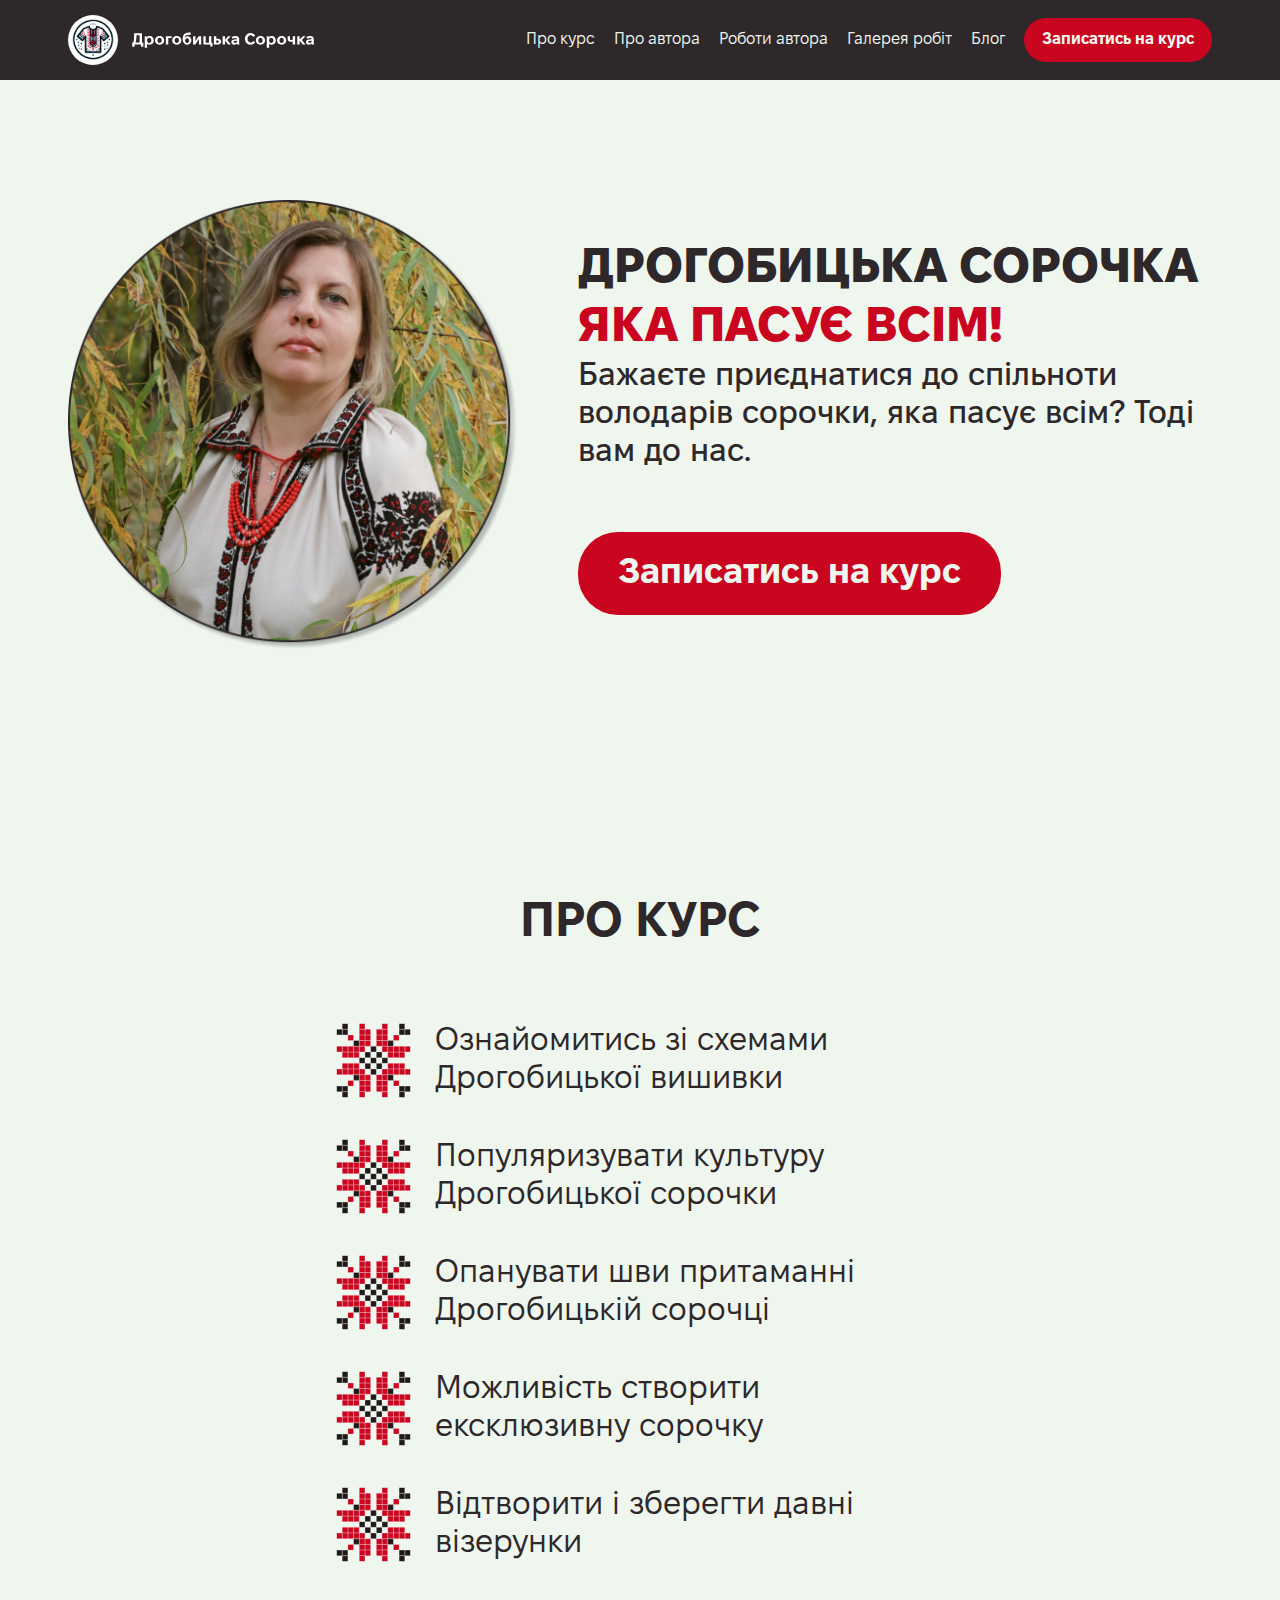
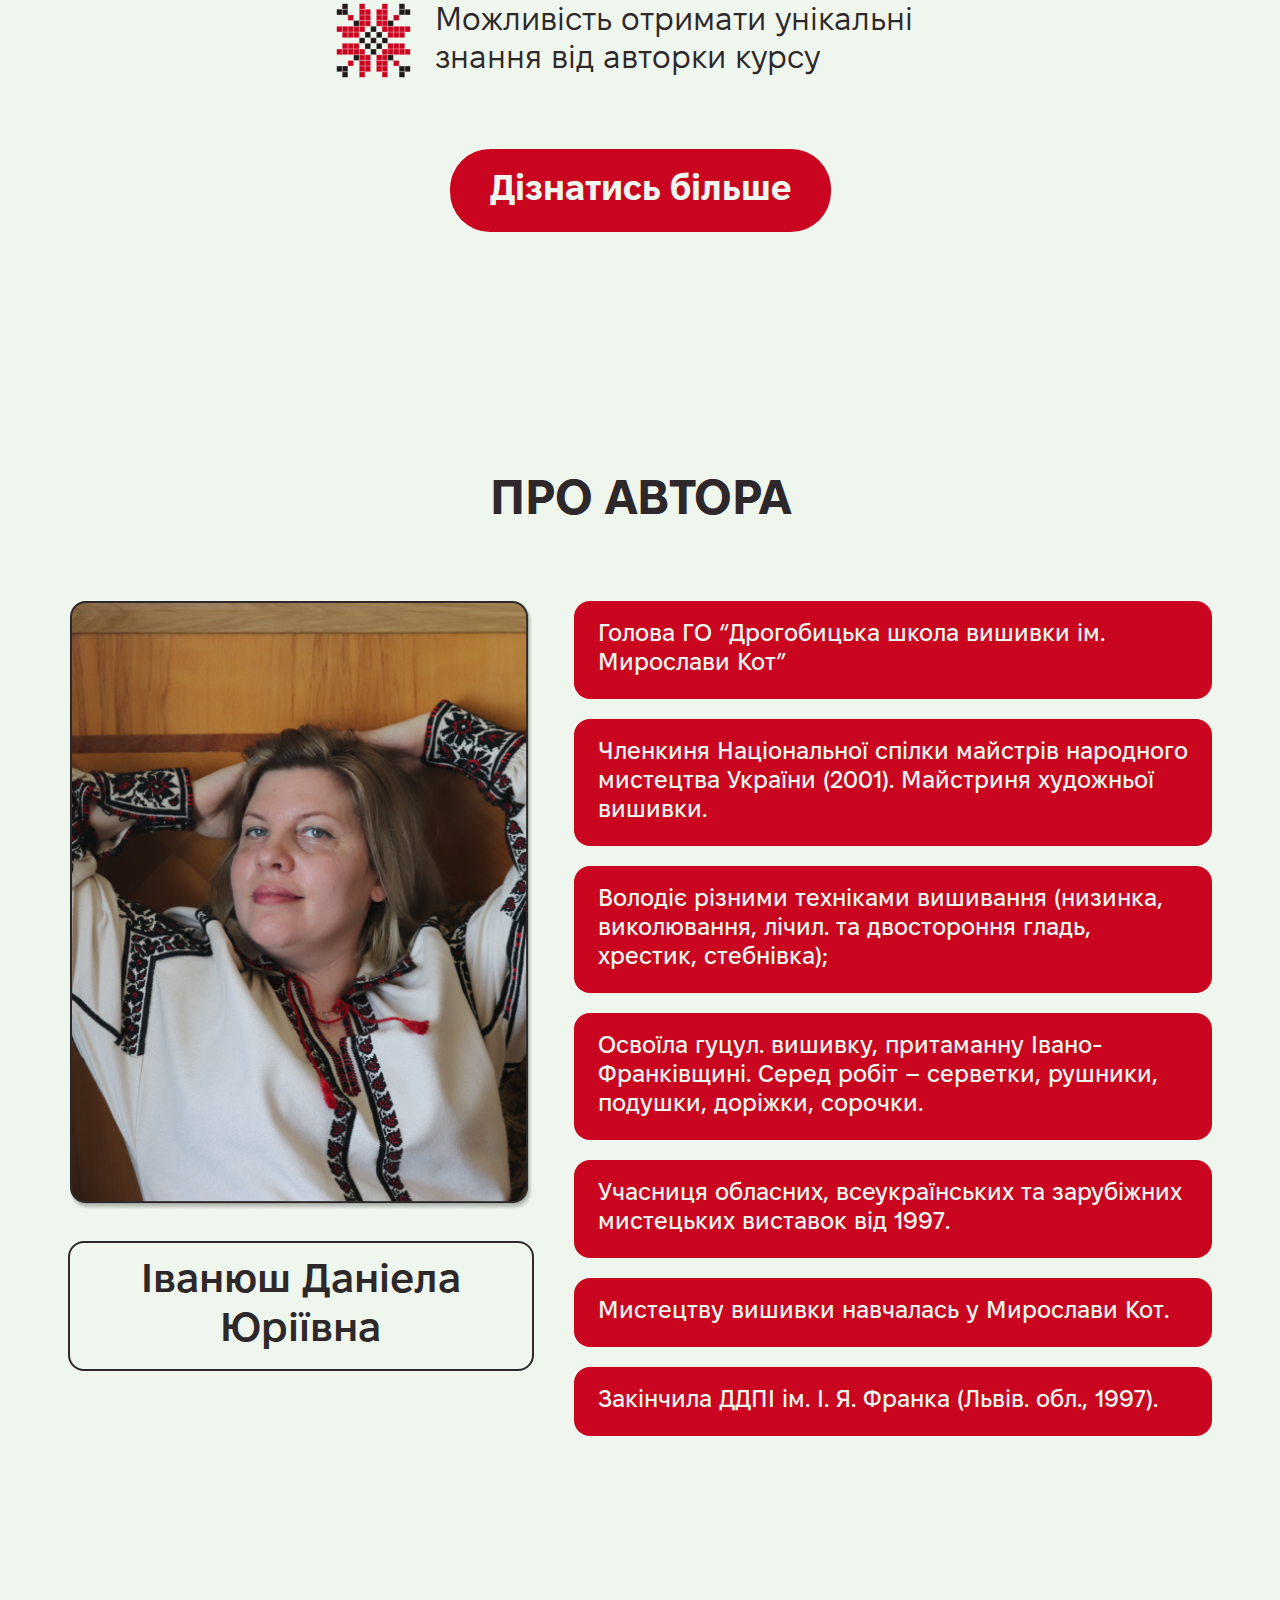
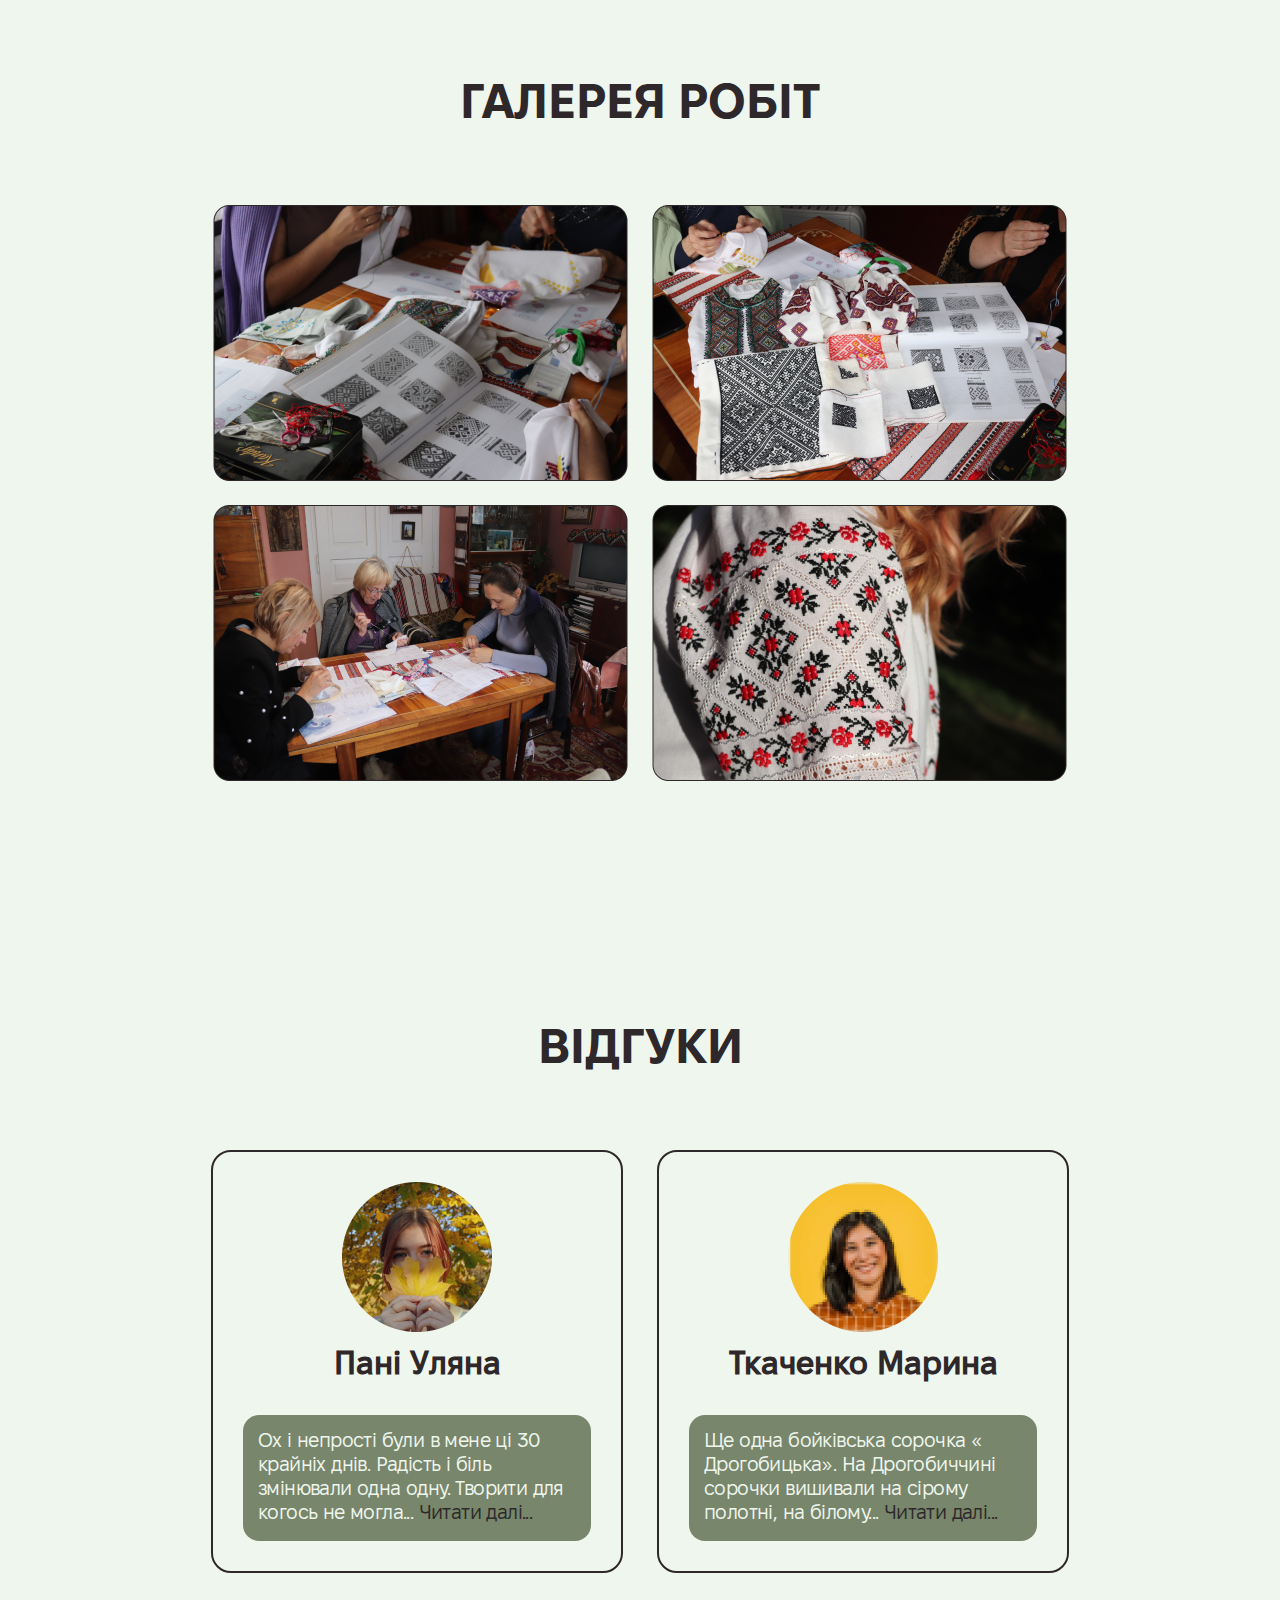
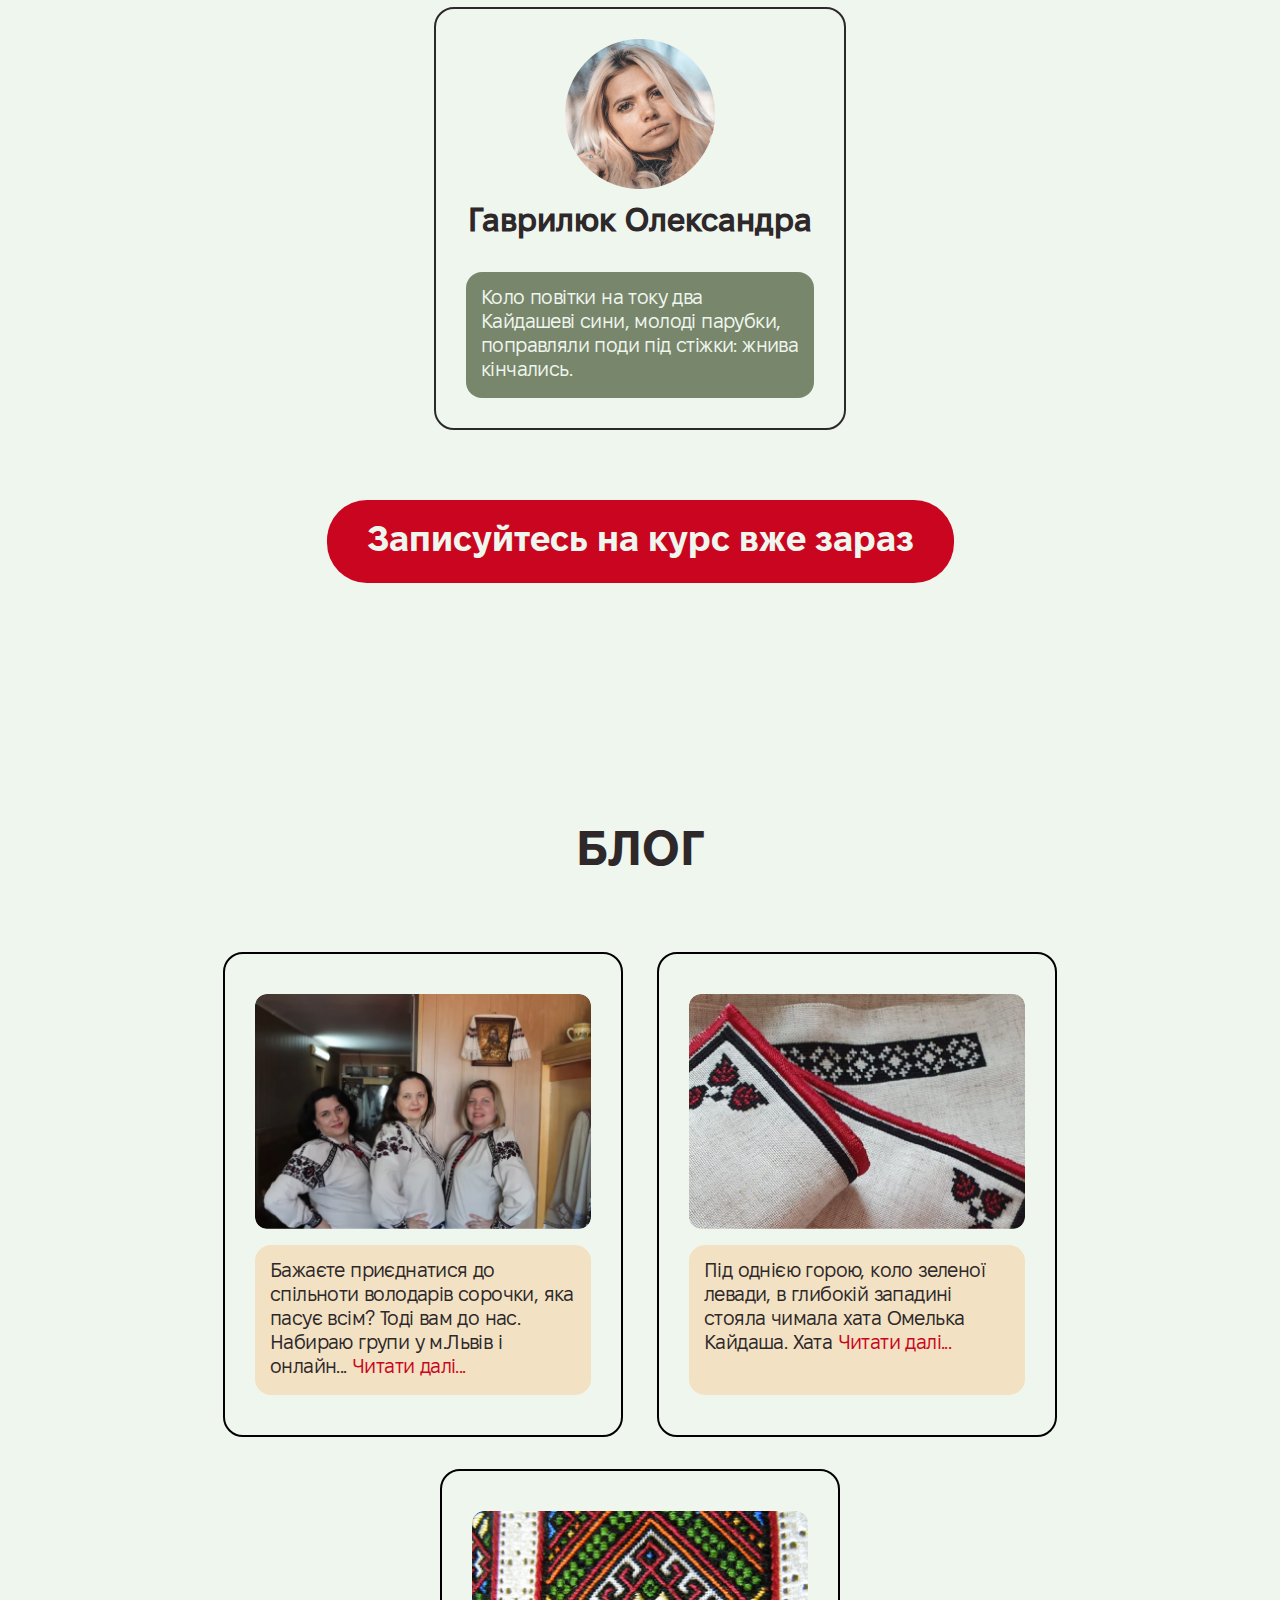
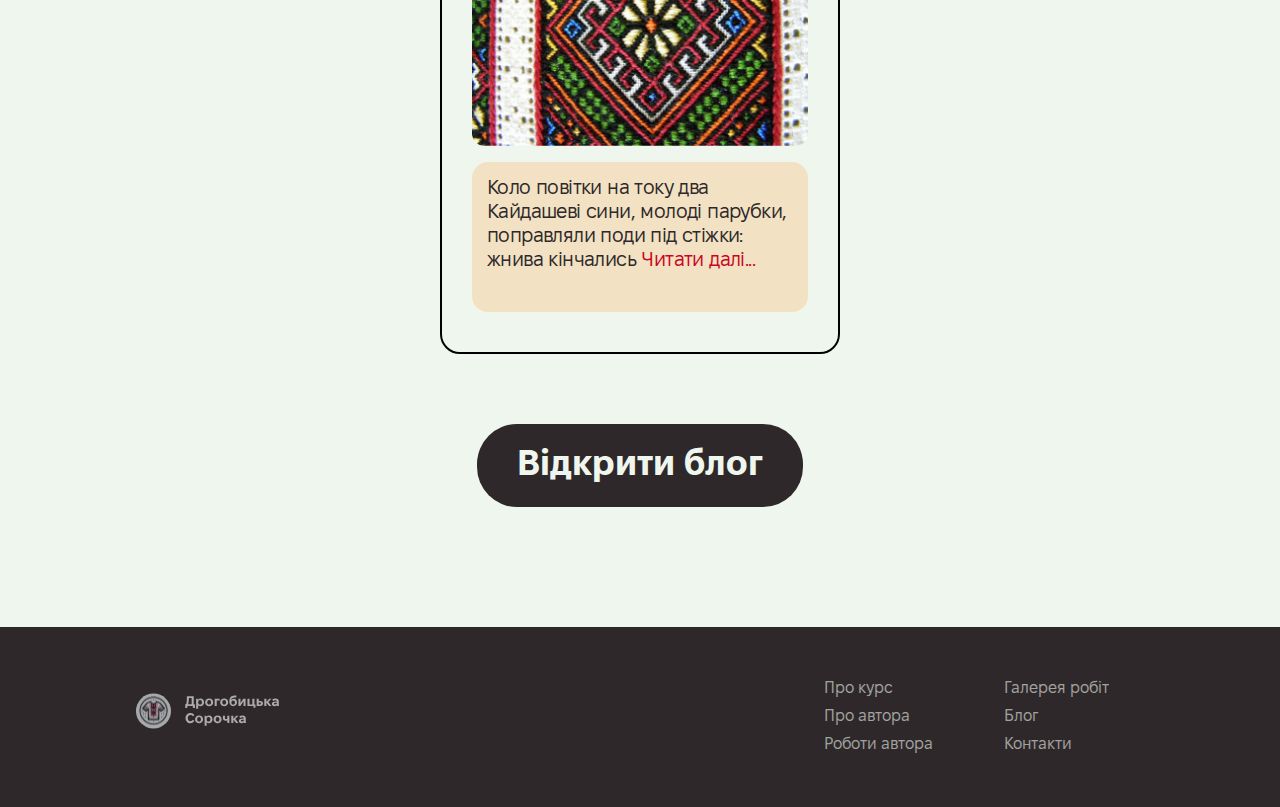
<file: index.html>
<!DOCTYPE html>
<html lang="ua">
<head>
    <meta charset="UTF-8">
    <link rel="stylesheet" href="style/main.css">
    <meta name="viewport" content="width=device-width, initial-scale=1.0">
    <title>ДРОГОБИЦЬКА СОРОЧКА ЯКА ПАСУЄ ВСІМ!</title>
</head>
<body>

<dialog id="course-registration">
    <div class="course-registration">
        <div class="course-registration__title">
            <h1>ЗАПИС НА КУРС</h1>
            <h2>ДРОГОБИЦЬКА СОРОЧКА<br>ЯКА ПАСУЄ ВСІМ!</h2>
        </div>
        <p class="course-registration__additional-information">
            Залишіть, будь ласка, ваші контактні дані для зворотнього зв’язку та виберіть формат курсу.
        </p>
        <form class="course-registration__form">
            <div class="course-registration__form__field">
                <p class="course-registration__form__field__label">Ваше ім’я:</p>
                <input class="course-registration__form__field__input" required type="text" placeholder="Adam">
            </div>
            <div class="course-registration__form__field">
                <p class="course-registration__form__field__label">Ваш номер телефону (Viber):</p>
                <input class="course-registration__form__field__input" required type="text" placeholder="+380989558495">
            </div>
            <div class="course-registration__form__course-selector">
                <p>Оберіть формат курсу:</p>
                <div class="course-registration__form__course-selector__item">
                    <label for="course-online_online">Онлайн</label>
                    <input type="radio" id="course-online_online" name="course" value="online" checked>

                </div>
                <div class="course-registration__form__course-selector__item course-registration__form__course-selector__item_not-selected">
                    <label for="course-online_lviv">Львів</label>
                    <input type="radio" id="course-online_lviv" name="course" value="online">
                </div>
            </div>
            <button onclick="openDialog()" class="course-button course-button_alternative-action course-registration__form__submit-button" type="submit">Записатись на курс</button>
            <button onclick="closeDialog()" class="course-button course-button_main-action course-registration__form__submit-button course-registration__form__submit-button_close" type="submit">Закрити вікно</button>
        </form>
    </div>
</dialog>

<nav class="nav-bar">
    <div class="nav-bar__tablet">
        <img src="images/menu_icon.svg" alt="menu">
        <a href="index.html"><img src="images/Logo.svg" alt="logo"></a>
        <button onclick="openDialog()" class="nav-bar__menu__button">Записатись на курс</button>
    </div>
    <div class="nav-bar__logo">
        <a href="index.html"><img src="images/Logo.svg" alt="logo"></a>
    </div>
    <div class="nav-bar__menu">
        <ul>
            <li><a href="#">Про курс</a></li>
            <li><a href="#">Про автора</a></li>
            <li><a href="#">Роботи автора</a></li>
            <li><a href="#">Галерея робіт</a></li>
            <li><a href="blog.html">Блог</a></li>
            <li><button onclick="openDialog()" class="nav-bar__menu__button">Записатись на курс</button></li>
        </ul>
    </div>
</nav>

<div class="introduction-section">
    <div class="introduction-section__content">
        <div class="introduction-section__content__author-image">
            <img src="images/author.png" alt="author-image">
        </div>
        <div class="introduction-section__content__text-container">
            <div class="introduction-section__content__text-container__main">
                <h1>ДРОГОБИЦЬКА СОРОЧКА <br><span class="introduction-section__content__text-information_highlight">ЯКА ПАСУЄ ВСІМ!</span>
                </h1>
                <p>Бажаєте приєднатися до спільноти володарів сорочки, яка пасує всім? Тоді вам до нас.</p>
            </div>
            <div>
                <button onclick="openDialog()" class="course-button course-button_main-action">Записатись на курс</button>
            </div>
        </div>
    </div>
</div>

<div class="about-course">
    <h1 class="section-title">ПРО КУРС</h1>
    <div class="about-course__facts-grid">
        <div class="about-course__facts-grid__item">
            <img src="images/vyshyvka_icon.svg" alt="vyshyvka-icon">
            <p>Ознайомитись зі схемами Дрогобицької вишивки</p>
        </div>
        <div class="about-course__facts-grid__item">
            <img src="images/vyshyvka_icon.svg" alt="vyshyvka-icon">
            <p>Популяризувати культуру Дрогобицької сорочки</p>
        </div>
        <div class="about-course__facts-grid__item">
            <img src="images/vyshyvka_icon.svg" alt="vyshyvka-icon">
            <p>Опанувати шви притаманні Дрогобицькій сорочці</p>
        </div>
        <div class="about-course__facts-grid__item">
            <img src="images/vyshyvka_icon.svg" alt="vyshyvka-icon">
            <p>Можливість створити ексклюзивну сорочку</p>
        </div>
        <div class="about-course__facts-grid__item">
            <img src="images/vyshyvka_icon.svg" alt="vyshyvka-icon">
            <p>Відтворити і зберегти давні візерунки</p>
        </div>
        <div class="about-course__facts-grid__item">
            <img src="images/vyshyvka_icon.svg" alt="vyshyvka-icon">
            <p>Можливість отримати унікальні знання від авторки курсу</p>
        </div>
    </div>
    <button onclick="openDialog()" class="course-button course-button_main-action">Дізнатись більше</button>
</div>

<div class="about-author-course">
    <h1 class="section-title">ПРО АВТОРА</h1>
    <div class="about-author-course__content">
        <div class="about-author-course__content__author">
            <img class="about-author-course__content__author__image" src="images/author_2.png" alt="author-image">
            <h2 class="about-author-course__content__author__full-name">Іванюш Даніела Юріївна</h2>
        </div>
        <div class="about-author-course__content__facts">
            <p class="about-author-course__content__facts__item">
                Голова ГО “Дрогобицька школа вишивки ім. Мирослави Кот”
            </p>
            <p class="about-author-course__content__facts__item">
                Членкиня Національної спілки майстрів народного мистецтва України (2001). Майстриня художньої вишивки.
            </p>
            <p class="about-author-course__content__facts__item">
                Володіє різними техніками вишивання (низинка, виколювання, лічил. та двостороння гладь, хрестик,
                стебнівка);
            </p>
            <p class="about-author-course__content__facts__item">
                Освоїла гуцул. вишивку, притаманну Івано-Франківщині. Серед робіт – серветки, рушники, подушки, доріжки,
                сорочки.
            </p>
            <p class="about-author-course__content__facts__item">
                Учасниця обласних, всеукраїнських та зарубіжних мистецьких виставок від 1997.
            </p>
            <p class="about-author-course__content__facts__item">
                Мистецтву вишивки навчалась у Мирослави Кот.
            </p>
            <p class="about-author-course__content__facts__item">
                Закінчила ДДПІ ім. І. Я. Франка (Львів. обл., 1997).
            </p>
        </div>
    </div>
</div>

<div class="work-gallery-section">
    <h1 class="section-title">ГАЛЕРЕЯ РОБІТ</h1>
    <div class="work-gallery-section__gallery">
        <img src="images/work_1.png" alt="gallery-image">
        <img src="images/work_2.png" alt="gallery-image">
        <img src="images/work_3.png" alt="gallery-image">
        <img src="images/work_4.png" alt="gallery-image">
    </div>
</div>

<div class="responses-section">
    <h1 class="section-title">ВІДГУКИ</h1>
    <div class="responses-section__group">
        <div class="responses-section__group__item">
            <div class="responses-section__group__item__header">
                <img class="responses-section__group__item__header__avatar" src="images/responser_1.png"
                     alt="responser-image">
                <h3 class="responses-section__group__item__header__full-name">Пані Уляна</h3>
            </div>
            <p class="responses-section__group__item__text">
                Ох і непрості були в мене ці 30 крайніх днів. Радість і біль змінювали одна одну. Творити для когось не
                могла... <span class="responses-section__group__item__text_read-next">Читати далі...</span>
            </p>
        </div>

        <div class="responses-section__group__item">
            <div class="responses-section__group__item__header">
                <img class="responses-section__group__item__header__avatar" src="images/responser_2.png"
                     alt="responser-image">
                <h3 class="responses-section__group__item__header__full-name">Ткаченко Марина</h3>
            </div>
            <p class="responses-section__group__item__text">
                Ще одна бойківська сорочка « Дрогобицька». На Дрогобиччині сорочки вишивали на сірому полотні, на
                білому... <span class="responses-section__group__item__text_read-next">Читати далі...</span>
            </p>
        </div>

        <div class="responses-section__group__item">
            <div class="responses-section__group__item__header">
                <img class="responses-section__group__item__header__avatar" src="images/responser_3.png"
                     alt="responser-image">
                <h3 class="responses-section__group__item__header__full-name">Гаврилюк Олександра</h3>
            </div>
            <p class="responses-section__group__item__text">
                Коло повітки на току два Кайдашеві сини, молоді парубки, поправляли поди під стіжки: жнива кінчались.
            </p>
        </div>
    </div>
    <button onclick="openDialog()" class="course-button course-button_main-action">Записуйтесь на курс вже зараз</button>
</div>

<div class="blog-section">
    <h1 class="section-title">БЛОГ</h1>
    <div class="blog-section__group">
        <div class="blog-section__group__item">
            <img class="blog-section__group__item__image" src="images/blog_1.png" alt="blog-image">
            <p class="blog-section__group__item__text">
                Бажаєте приєднатися до спільноти володарів сорочки, яка пасує всім? Тоді вам до нас.
                Набираю групи у м.Львів і онлайн... <span class="blog-section__group__item__text_highlighted">Читати далі...</span>
            </p>
        </div>

        <div class="blog-section__group__item">
            <img class="blog-section__group__item__image" src="images/blog_2.png" alt="blog-image">
            <p class="blog-section__group__item__text">
                Під однією горою, коло зеленої левади, в глибокій западині стояла чимала хата Омелька Кайдаша. Хата
                <span class="blog-section__group__item__text_highlighted">Читати далі...</span>
            </p>
        </div>

        <div class="blog-section__group__item">
            <img class="blog-section__group__item__image" src="images/blog_3.png" alt="blog-image">
            <p class="blog-section__group__item__text">
                Коло повітки на току два Кайдашеві сини, молоді парубки, поправляли поди під стіжки: жнива кінчались
                <span class="blog-section__group__item__text_highlighted">Читати далі...</span>
            </p>
        </div>
    </div>
    <a href="blog.html" class="course-button course-button_alternative-action">Відкрити блог</a>
</div>

<div class="footer">
    <div class="footer__content">
        <div class="footer__content__logo">
            <a href="index.html"><img src="images/Logo_mobile.svg" alt="logo"></a>
        </div>
        <div class="footer__content__menu">
            <ul>
                <li class="footer__content__menu__item"><a href="#">Про курс</a></li>
                <li class="footer__content__menu__item"><a href="#">Про автора</a></li>
                <li class="footer__content__menu__item"><a href="#">Роботи автора</a></li>
            </ul>
            <ul>
                <li class="footer__content__menu__item"><a href="#">Галерея робіт</a></li>
                <li class="footer__content__menu__item"><a href="#">Блог</a></li>
                <li class="footer__content__menu__item"><a href="#">Контакти</a></li>
            </ul>
        </div>
    </div>
</div>
<script>
    let dialog = document.getElementById('course-registration');

    function openDialog() {
        dialog.showModal();
    }

    function closeDialog() {
        dialog.close();
    }
</script>
</body>
</html>
</file>
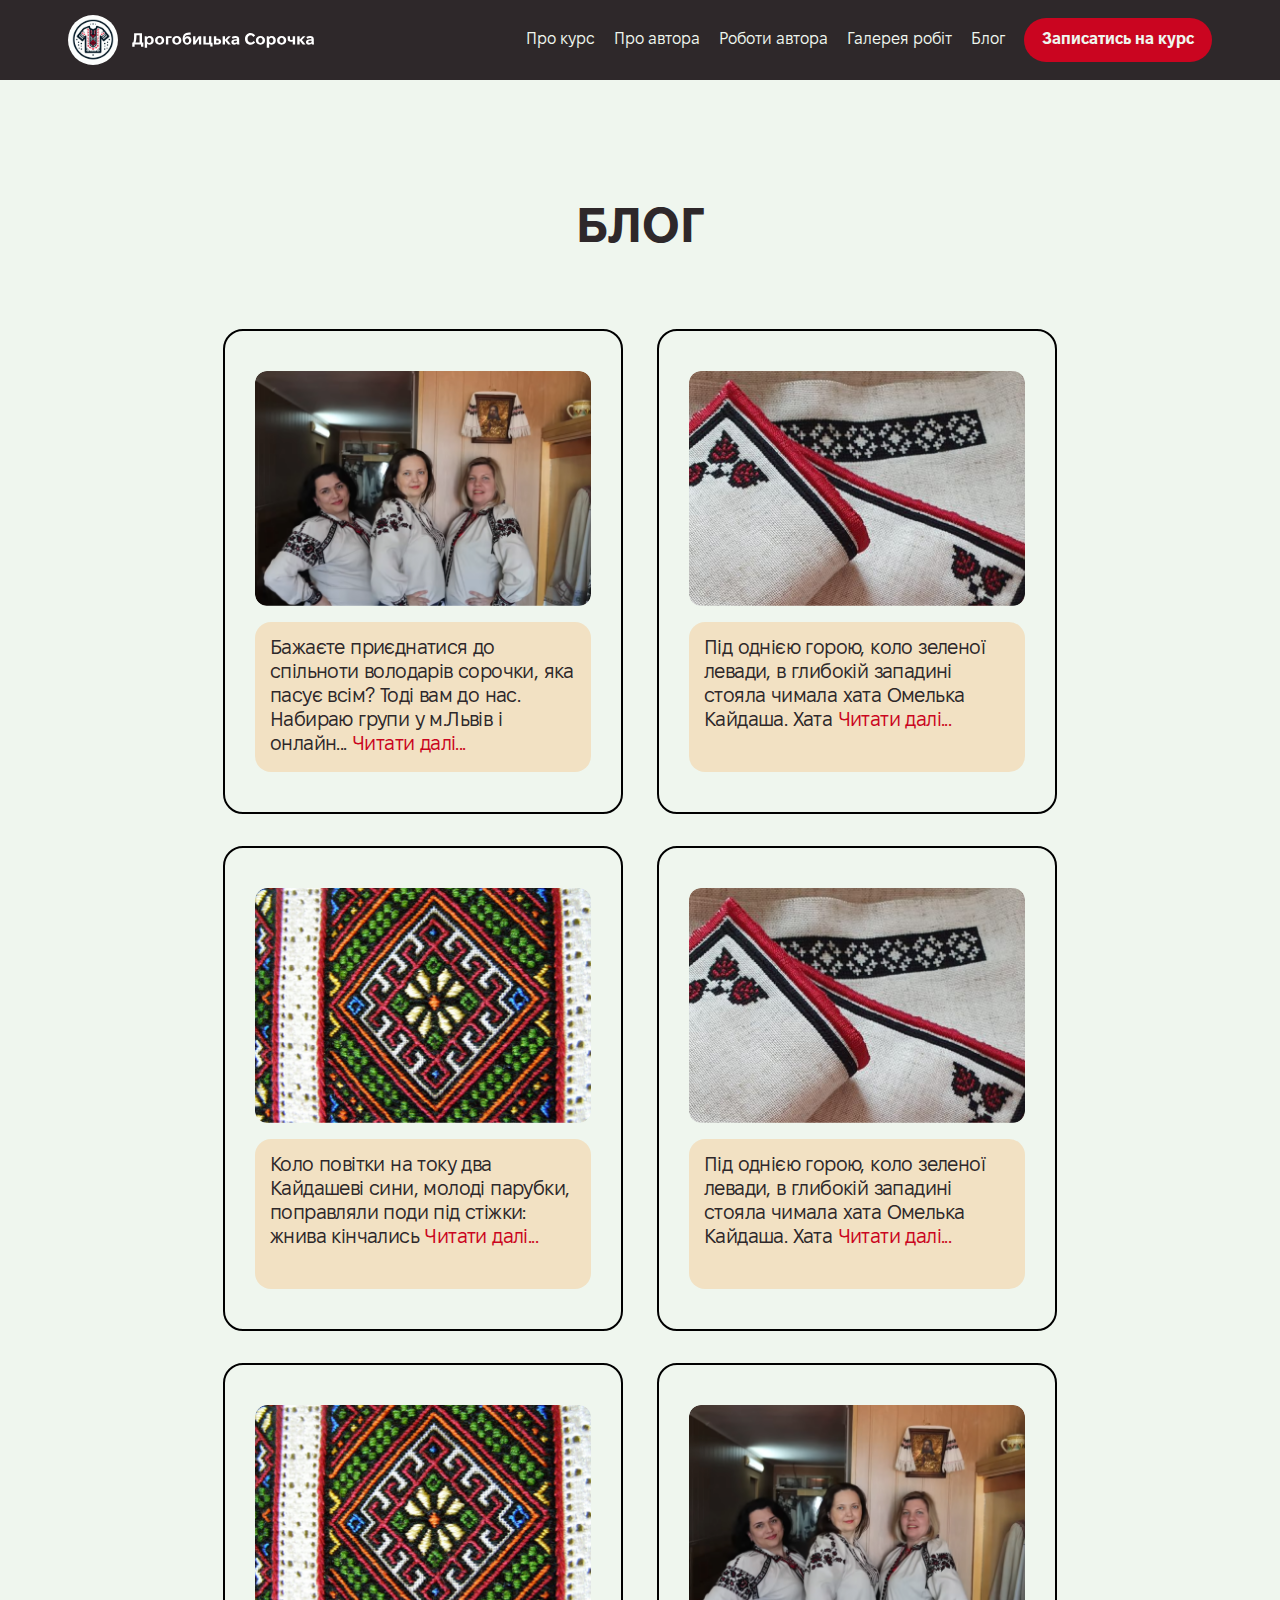
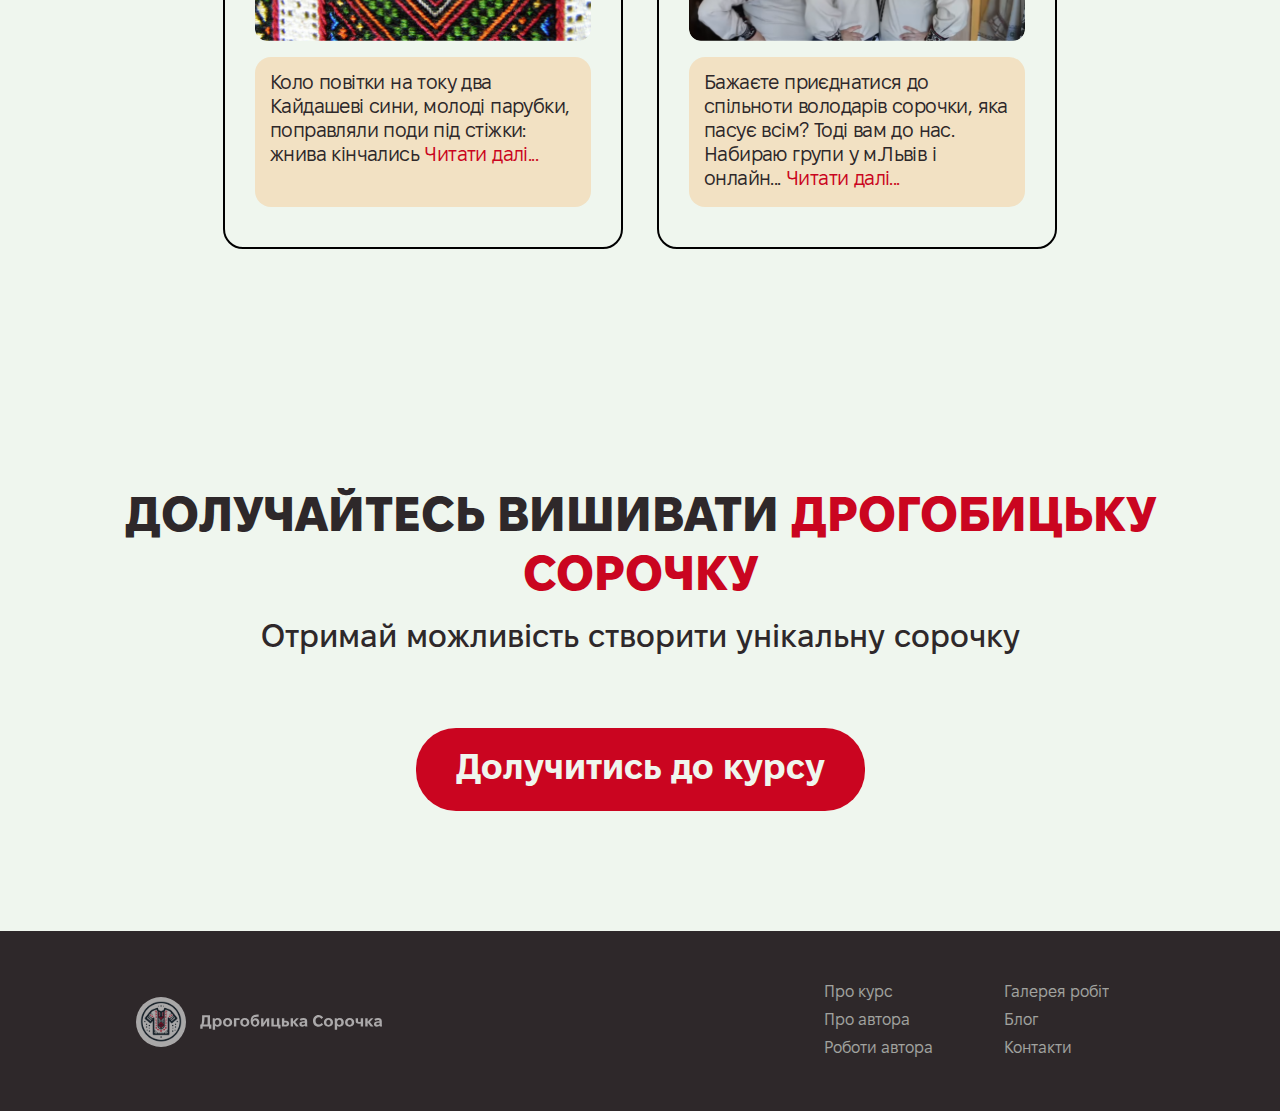
<file: blog.html>
<!DOCTYPE html>
<html lang="uk">
<head>
    <meta charset="UTF-8">
    <title>БЛОГ - ДРОГОБИЦЬКА СОРОЧКА ЯКА ПАСУЄ ВСІМ!</title>
    <link rel="stylesheet" href="style/main.css">
    <meta name="viewport" content="width=device-width, initial-scale=1.0">
</head>
<body>

<dialog id="course-registration">
    <div class="course-registration">
        <div class="course-registration__title">
            <h1>ЗАПИС НА КУРС</h1>
            <h2>ДРОГОБИЦЬКА СОРОЧКА<br>ЯКА ПАСУЄ ВСІМ!</h2>
        </div>
        <p class="course-registration__additional-information">
            Залишіть, будь ласка, ваші контактні дані для зворотнього зв’язку та виберіть формат курсу.
        </p>
        <form class="course-registration__form">
            <div class="course-registration__form__field">
                <p class="course-registration__form__field__label">Ваше ім’я:</p>
                <input class="course-registration__form__field__input" required type="text" placeholder="Adam">
            </div>
            <div class="course-registration__form__field">
                <p class="course-registration__form__field__label">Ваш номер телефону (Viber):</p>
                <input class="course-registration__form__field__input" required type="text" placeholder="+380989558495">
            </div>
            <div class="course-registration__form__course-selector">
                <p>Оберіть формат курсу:</p>
                <div class="course-registration__form__course-selector__item">
                    <label for="course-online_online">Онлайн</label>
                    <input type="radio" id="course-online_online" name="course" value="online" checked>

                </div>
                <div class="course-registration__form__course-selector__item course-registration__form__course-selector__item_not-selected">
                    <label for="course-online_lviv">Львів</label>
                    <input type="radio" id="course-online_lviv" name="course" value="online">
                </div>
            </div>
            <button onclick="openDialog()" class="course-button course-button_alternative-action course-registration__form__submit-button" type="submit">Записатись на курс</button>
            <button onclick="closeDialog()" class="course-button course-button_main-action course-registration__form__submit-button" type="submit">Закрити вікно</button>
        </form>
    </div>
</dialog>

<nav class="nav-bar">
    <div class="nav-bar__tablet">
        <img src="images/menu_icon.svg" alt="menu">
        <a href="index.html"><img src="images/Logo.svg" alt="logo"></a>
        <button onclick="openDialog()" class="nav-bar__menu__button">Записатись на курс</button>
    </div>
    <div class="nav-bar__logo">
        <a href="index.html"><img src="images/Logo.svg" alt="logo"></a>
    </div>
    <div class="nav-bar__menu">
        <ul>
            <li><a href="#">Про курс</a></li>
            <li><a href="#">Про автора</a></li>
            <li><a href="#">Роботи автора</a></li>
            <li><a href="#">Галерея робіт</a></li>
            <li><a href="blog.html">Блог</a></li>
            <li><button onclick="openDialog()" class="nav-bar__menu__button">Записатись на курс</button></li>
        </ul>
    </div>
</nav>

<div class="blog-section">
    <h1 class="section-title">БЛОГ</h1>
    <div class="blog-section__group">
        <div class="blog-section__group__item">
            <img class="blog-section__group__item__image" src="images/blog_1.png" alt="blog-image">
            <p class="blog-section__group__item__text">
                Бажаєте приєднатися до спільноти володарів сорочки, яка пасує всім? Тоді вам до нас.
                Набираю групи у м.Львів і онлайн... <span class="blog-section__group__item__text_highlighted">Читати далі...</span>
            </p>
        </div>

        <div class="blog-section__group__item">
            <img class="blog-section__group__item__image" src="images/blog_2.png" alt="blog-image">
            <p class="blog-section__group__item__text">
                Під однією горою, коло зеленої левади, в глибокій западині стояла чимала хата Омелька Кайдаша. Хата
                <span class="blog-section__group__item__text_highlighted">Читати далі...</span>
            </p>
        </div>

        <div class="blog-section__group__item">
            <img class="blog-section__group__item__image" src="images/blog_3.png" alt="blog-image">
            <p class="blog-section__group__item__text">
                Коло повітки на току два Кайдашеві сини, молоді парубки, поправляли поди під стіжки: жнива кінчались
                <span class="blog-section__group__item__text_highlighted">Читати далі...</span>
            </p>
        </div>

        <div class="blog-section__group__item">
            <img class="blog-section__group__item__image" src="images/blog_2.png" alt="blog-image">
            <p class="blog-section__group__item__text">
                Під однією горою, коло зеленої левади, в глибокій западині стояла чимала хата Омелька Кайдаша. Хата
                <span class="blog-section__group__item__text_highlighted">Читати далі...</span>
            </p>
        </div>

        <div class="blog-section__group__item">
            <img class="blog-section__group__item__image" src="images/blog_3.png" alt="blog-image">
            <p class="blog-section__group__item__text">
                Коло повітки на току два Кайдашеві сини, молоді парубки, поправляли поди під стіжки: жнива кінчались
                <span class="blog-section__group__item__text_highlighted">Читати далі...</span>
            </p>
        </div>

        <div class="blog-section__group__item">
            <img class="blog-section__group__item__image" src="images/blog_1.png" alt="blog-image">
            <p class="blog-section__group__item__text">
                Бажаєте приєднатися до спільноти володарів сорочки, яка пасує всім? Тоді вам до нас.
                Набираю групи у м.Львів і онлайн... <span class="blog-section__group__item__text_highlighted">Читати далі...</span>
            </p>
        </div>
    </div>
</div>

<div class="info-section">
    <div class="info-section__container">
        <h1 class="info-section__container__title">ДОЛУЧАЙТЕСЬ ВИШИВАТИ <span class="info-section__container__title_highlight">ДРОГОБИЦЬКУ СОРОЧКУ</span></h1>
        <p class="info-section__container__text">Отримай можливість створити унікальну сорочку</p>
    </div>
    <button onclick="openDialog()" class="course-button course-button_main-action">Долучитись до курсу</button>
</div>

<div class="footer">
    <div class="footer__content">
        <div class="footer__content__logo">
            <a href="index.html"><img src="images/Logo.svg" alt="logo"></a>
        </div>
        <div class="footer__content__menu">
            <ul>
                <li class="footer__content__menu__item"><a href="#">Про курс</a></li>
                <li class="footer__content__menu__item"><a href="#">Про автора</a></li>
                <li class="footer__content__menu__item"><a href="#">Роботи автора</a></li>
            </ul>
            <ul>
                <li class="footer__content__menu__item"><a href="#">Галерея робіт</a></li>
                <li class="footer__content__menu__item"><a href="blog.html">Блог</a></li>
                <li class="footer__content__menu__item"><a href="#">Контакти</a></li>
            </ul>
        </div>
    </div>
</div>

<script>
    let dialog = document.getElementById('course-registration');

    function openDialog() {
        dialog.showModal();
    }

    function closeDialog() {
        dialog.close();
    }
</script>

</body>
</html>
</file>
<file: style/main.css>
/* Fonts */
/* Fixel Display */
@font-face {
  font-family: "Fixel Display Bold";
  src: url("../fonts/FixelDisplay/FixelDisplay-Bold.otf") format("opentype");
  font-weight: bold;
}
@font-face {
  font-family: "Fixel Display ExtraBold";
  src: url("../fonts/FixelDisplay/FixelDisplay-ExtraBold.otf") format("opentype");
  font-weight: 800;
}
@font-face {
  font-family: "Fixel Display SemiBold";
  src: url("../fonts/FixelDisplay/FixelDisplay-SemiBold.otf") format("opentype");
  font-weight: 600;
}
/* Fixel Text */
@font-face {
  font-family: "Fixel Text Regular";
  src: url("../fonts/FixelText/FixelText-Regular.otf") format("opentype");
}
@font-face {
  font-family: "Fixel Text Medium";
  src: url("../fonts/FixelText/FixelText-Medium.otf") format("opentype");
  font-weight: 500;
}
@font-face {
  font-family: "Fixel Text Bold";
  src: url("../fonts/FixelText/FixelText-Bold.otf") format("opentype");
  font-weight: bold;
}
*:not(dialog) {
  margin: 0;
  padding: 0;
  box-sizing: border-box;
}

button {
  border: none;
  color: #EFF6EE;
}

body {
  background-color: #EFF6EE;
}

.nav-bar {
  height: 5rem;
  background-color: #2E282A;
  padding-left: 4.25rem;
  padding-right: 4.25rem;
  display: flex;
  justify-content: space-between;
  align-items: center;
}
.nav-bar__tablet {
  display: none;
}
.nav-bar__logo {
  height: 3.125rem;
}
.nav-bar__menu {
  font-family: "Fixel Text Regular", serif;
  font-size: 1rem;
}
.nav-bar__menu li {
  display: inline-block;
  color: #EFF6EE;
  cursor: pointer;
  margin-left: 15px;
}
.nav-bar__menu li a {
  text-decoration: none;
  color: #EFF6EE;
}
.nav-bar__menu li a:hover {
  text-decoration: underline;
}
.nav-bar__menu__button {
  font-family: "Fixel Text Bold", serif;
  font-size: 1rem;
  padding: 12px 18px;
  background-color: #CA0520;
  border-radius: 40px;
}
.nav-bar__menu__button:hover {
  background-color: #980418;
}

.introduction-section {
  padding: 7.5rem 4.25rem;
  display: flex;
  flex-direction: column;
  align-items: center;
  gap: 4.375rem;
}
.introduction-section__content {
  display: flex;
  justify-content: center;
  gap: 60px;
}
.introduction-section__content__author-image img {
  width: 450px;
  height: 450px;
}
.introduction-section__content__text-container {
  display: flex;
  flex-direction: column;
  justify-content: center;
  color: #2E282A;
  gap: 3.75rem;
}
.introduction-section__content__text-container__main h1 {
  font-family: "Fixel Display ExtraBold", serif;
  font-size: 3rem;
}
.introduction-section__content__text-container__main p {
  font-family: "Fixel Text Medium", serif;
  font-size: 2rem;
}
.introduction-section__content__text-information_highlight {
  color: #CA0520;
}

.course-button {
  border-radius: 40px;
  padding: 1.25rem 2.5rem;
  font-family: "Fixel Text Bold", serif;
  font-size: 2.25rem;
  text-decoration: none;
  display: inline-block;
}
.course-button_main-action {
  background-color: #CA0520;
  color: #EFF6EE;
}
.course-button_main-action:hover {
  background-color: #980418;
  color: #EFF6EE;
}
.course-button_alternative-action {
  background-color: #2E282A;
  color: #EFF6EE;
  font-size: 2.25rem;
}
.course-button_alternative-action:hover {
  background-color: #131011;
  color: #EFF6EE;
  font-size: 2.25rem;
}

.about-course {
  padding: 7.5rem 4.25rem;
  display: flex;
  flex-direction: column;
  align-items: center;
  gap: 4.375rem;
}
.about-course__title {
  text-align: center;
  font-family: "Fixel Display Bold", serif;
  font-size: 3rem;
  color: #2E282A;
}
.about-course__facts-grid {
  display: flex;
  justify-content: center;
  align-content: space-between;
  flex-wrap: wrap;
  gap: 2.5rem 3.75rem;
}
.about-course__facts-grid__item {
  display: flex;
  flex-direction: row;
  align-items: start;
  gap: 1.5rem;
}
.about-course__facts-grid__item p {
  width: 31.875rem;
  color: #2E282A;
  font-family: "Fixel Text Regular", serif;
  font-size: 2rem;
}
.about-course__facts-grid__item img {
  width: 75px;
  height: 75px;
}

.about-author-course {
  padding: 7.5rem 4.25rem;
  display: flex;
  flex-direction: column;
  align-items: center;
  gap: 4.375rem;
}
.about-author-course__content {
  display: flex;
  justify-content: space-between;
  flex-direction: row;
  gap: 2.5rem;
}
.about-author-course__content__author {
  display: flex;
  flex-direction: column;
  gap: 1.875rem;
}
.about-author-course__content__author__image {
  height: 610px;
}
.about-author-course__content__author__full-name {
  font-family: "Fixel Display SemiBold", serif;
  font-size: 2.5rem;
  color: #2E282A;
  padding: 0.875rem 1.25rem;
  border-radius: 16px;
  border: #2E282A 2px solid;
  text-align: center;
}
.about-author-course__content__facts {
  width: 100%;
  display: flex;
  flex-direction: column;
  gap: 1.25rem;
  justify-content: space-between;
}
.about-author-course__content__facts__item {
  padding: 1.25rem 1.5rem;
  background-color: #CA0520;
  border-radius: 16px;
  font-family: "Fixel Text Medium", serif;
  font-size: 1.5rem;
  color: #EFF6EE;
}

.section-title {
  text-align: center;
  font-family: "Fixel Display Bold", serif;
  font-size: 3rem;
  color: #2E282A;
}

.work-gallery-section {
  padding: 7.5rem 4.25rem;
  display: flex;
  flex-direction: column;
  align-items: center;
  gap: 4.375rem;
}
.work-gallery-section__gallery {
  display: flex;
  gap: 1.5rem;
  justify-content: center;
  align-items: center;
  flex-wrap: wrap;
}

.responses-section {
  padding: 7.5rem 4.25rem;
  display: flex;
  flex-direction: column;
  align-items: center;
  gap: 4.375rem;
}
.responses-section__group {
  display: flex;
  align-items: stretch;
  justify-content: center;
  align-content: flex-start;
  flex-wrap: wrap;
  gap: 2.125rem;
}
.responses-section__group__item {
  display: flex;
  width: 25.75rem;
  padding: 1.875rem;
  flex-direction: column;
  align-items: center;
  gap: 1.875rem;
  border-radius: 1.25rem;
  border: 2px solid #2E282A;
}
.responses-section__group__item__header {
  display: flex;
  flex-direction: column;
  align-items: center;
  gap: 0.9375rem;
}
.responses-section__group__item__header__avatar {
  width: 9.375rem;
  height: 9.375rem;
}
.responses-section__group__item__header__full-name {
  color: #2E282A;
  text-align: center;
  font-family: "Fixel Text Medium", serif;
  font-size: 2rem;
}
.responses-section__group__item__text {
  padding: 0.9375rem;
  border-radius: 1rem;
  background: #78866B;
  color: #EFF6EE;
  font-family: "Fixel Text Regular", serif;
  font-size: 1.25rem;
  letter-spacing: -0.0375rem;
}
.responses-section__group__item__text_read-next {
  color: #2E282A;
}
.responses-section__group__item__text_read-next:hover {
  color: #CA0520;
}

.blog-section {
  padding: 7.5rem 4.25rem;
  display: flex;
  flex-direction: column;
  align-items: center;
  gap: 4.375rem;
}
.blog-section__group {
  display: flex;
  align-items: flex-start;
  justify-content: center;
  align-content: flex-start;
  gap: 2rem 2.125rem;
  flex-wrap: wrap;
}
.blog-section__group__item {
  display: flex;
  width: 25rem;
  padding: 2.5rem 1.875rem;
  flex-direction: column;
  align-items: center;
  gap: 1rem;
  flex-shrink: 0;
  border-radius: 1.25rem;
  border: 2px solid #000;
}
.blog-section__group__item__image {
  align-self: stretch;
  border-radius: 0.75rem;
}
.blog-section__group__item__text {
  height: 9.375rem;
  padding: 0.9375rem;
  border-radius: 1rem;
  background: rgba(255, 134, 0, 0.18);
  color: #2E282A;
  font-family: "Fixel Text Regular", serif;
  font-size: 1.25rem;
  letter-spacing: -0.0375rem;
}
.blog-section__group__item__text_highlighted {
  color: #CA0520;
}
.blog-section__group__item__text_highlighted:hover {
  color: #78866B;
}

.footer {
  height: 11.25rem;
  padding: 0 4.25rem;
  background-color: #2E282A;
}
.footer__content {
  display: inline-flex;
  width: 100%;
  height: 11.25rem;
  padding: 0 4.25rem;
  justify-content: space-between;
  align-items: center;
  flex-shrink: 0;
}
.footer__content__logo {
  height: 3rem;
  opacity: 0.6;
  transition: opacity 0.3s;
}
.footer__content__logo:hover {
  opacity: 1;
  transition: opacity 0.3s;
}
.footer__content__menu {
  display: flex;
  padding-right: 2.1875rem;
  justify-content: flex-end;
  align-items: center;
  gap: 4.4375rem;
}
.footer__content__menu__item {
  display: block;
}
.footer__content__menu__item a {
  opacity: 0.6;
  text-decoration: none;
  color: #EFF6EE;
  font-family: "Fixel Text Regular", serif;
  cursor: pointer;
  font-size: 1rem;
  line-height: 1.75rem;
}
.footer__content__menu__item a:hover {
  opacity: 1;
}

.info-section {
  padding: 7.5rem 4.25rem;
  display: flex;
  flex-direction: column;
  align-items: center;
  gap: 4.375rem;
}
.info-section__container {
  display: flex;
  align-content: center;
  flex-direction: column;
  justify-content: center;
  color: #2E282A;
  gap: 0.85rem;
  text-align: center;
}
.info-section__container__title {
  font-family: "Fixel Display ExtraBold", serif;
  font-size: 3rem;
}
.info-section__container__title_highlight {
  color: #CA0520;
}
.info-section__container__text {
  font-family: "Fixel Text Medium", serif;
  font-size: 2rem;
}

#course-registration {
  border: none;
  background: none;
  width: 51.3rem;
  height: 70.3rem;
  box-sizing: border-box;
}

#course-registration::backdrop {
  background-color: black;
  opacity: 60%;
}

.course-registration {
  display: flex;
  padding: 4.375rem;
  flex-direction: column;
  align-items: center;
  gap: 2.5rem;
  border-radius: 1.25rem;
  background: #CA0520;
  color: #EFF6EE;
  font-family: "Fixel Text Medium", serif;
  font-size: 2rem;
}
.course-registration__title h1 {
  text-align: center;
  font-family: "Fixel Display ExtraBold", serif;
  font-size: 4rem;
}
.course-registration__title h2 {
  text-align: center;
  font-family: "Fixel Display ExtraBold", serif;
  font-size: 2.5rem;
}
.course-registration__additional-information {
  font-size: 2rem;
}
.course-registration__form {
  display: flex;
  flex-direction: column;
  align-items: center;
  gap: 2.25rem;
  align-self: stretch;
}
.course-registration__form__field {
  display: flex;
  flex-direction: column;
  align-items: flex-start;
  gap: 0.375rem;
  align-self: stretch;
}
.course-registration__form__field__input {
  width: 100%;
  padding: 1rem 1.875rem;
  border-radius: 1.25rem;
  background: #EFF6EE;
  box-shadow: 0 4px 4px 0 rgba(0, 0, 0, 0.25) inset;
  color: #2E282A;
  font-family: "Fixel Text Regular", serif;
  font-size: 2rem;
}
.course-registration__form__course-selector {
  display: flex;
  flex-direction: column;
  align-items: flex-start;
  gap: 1.5rem;
  align-self: stretch;
}
.course-registration__form__course-selector__item {
  display: flex;
  padding: 1.875rem;
  justify-content: space-between;
  align-items: center;
  align-self: stretch;
  border-radius: 1.25rem;
  border: 4px solid #EFF6EE;
}
.course-registration__form__course-selector__item_not-selected {
  opacity: 0.6;
}
.course-registration__form__submit-button {
  border: none;
}
.course-registration__form__submit-button_close {
  padding: 1.2rem;
  font-size: 1rem;
}

@media (max-width: 1150px) {
  .nav-bar {
    padding-left: 4.25rem;
    padding-right: 4.25rem;
    display: block;
    align-content: center;
    width: 100%;
  }
  .nav-bar__tablet {
    display: inline-flex;
    justify-content: space-between;
    align-items: center;
    width: inherit;
  }
  .nav-bar__logo {
    display: none;
  }
  .nav-bar__menu ul {
    display: none;
  }
  .nav-bar__menu__button {
    padding: 0.625rem 1.125rem;
    background-color: #CA0520;
  }
}
@media (max-width: 1024px) {
  .nav-bar {
    padding-left: 4.063rem;
    padding-right: 4.063rem;
    display: block;
    align-content: center;
    width: 100%;
  }
  .nav-bar__tablet {
    display: inline-flex;
    justify-content: space-between;
    align-items: center;
    width: inherit;
  }
  .nav-bar__logo {
    display: none;
  }
  .nav-bar__menu ul {
    display: none;
  }
  .nav-bar__menu__button {
    padding: 0.625rem 1.125rem;
    background-color: #CA0520;
  }
  .introduction-section {
    padding: 7.5rem 4.063rem;
    display: flex;
    flex-direction: column;
    align-items: center;
    gap: 4.375rem;
  }
  .introduction-section__content {
    display: flex;
    justify-content: center;
    align-items: center;
    flex-direction: column;
    gap: 30px;
  }
  .introduction-section__content__author-image img {
    width: 340px;
    height: 340px;
  }
  .introduction-section__content__text-container {
    text-align: center;
    gap: 3rem;
  }
  .introduction-section__content__text-container__main p {
    margin-top: 0.87rem;
  }
  .course-button {
    border-radius: 40px;
    padding: 1.25rem 2.5rem;
    font-family: "Fixel Text Bold", serif;
    font-size: 2.25rem;
    text-decoration: none;
  }
  .about-course {
    padding: 7.5rem 4.25rem;
    display: flex;
    flex-direction: column;
    align-items: center;
    gap: 4.375rem;
  }
  .about-course__facts-grid {
    display: flex;
    align-content: flex-start;
    align-items: flex-start;
    gap: 2.5rem 1.875rem;
  }
  .about-course__facts-grid__item {
    align-items: center;
  }
  .about-course__facts-grid__item p {
    width: 21rem;
    font-family: "Fixel Text SemiBold", serif;
    font-size: 1.25rem;
  }
  .about-course__facts-grid__item img {
    width: 3.75rem;
    height: 3.75rem;
  }
  .about-author-course {
    padding: 7.5rem 4.25rem;
    display: flex;
    flex-direction: column;
    align-items: center;
    gap: 4.375rem;
  }
  .about-author-course__content {
    display: flex;
    align-items: center;
    flex-direction: column;
    gap: 2.5rem;
  }
  .about-author-course__content__author {
    display: flex;
    flex-direction: column;
    align-items: center;
    gap: 1.875rem;
    width: initial;
  }
  .about-author-course__content__author__image {
    width: 21.125rem;
    height: 23.125rem;
  }
  .about-author-course__content__author__full-name {
    font-size: 2.25rem;
    padding: 0.875rem 1.25rem;
    align-self: stretch;
  }
  .about-author-course__content__facts {
    gap: 1.88rem;
  }
  .about-author-course__content__facts__item {
    padding: 0.875rem 1.25rem;
  }
  .work-gallery-section {
    padding: 7.5rem 4.25rem;
    display: flex;
    flex-direction: column;
    align-items: center;
    gap: 4.375rem;
  }
  .work-gallery-section__gallery {
    display: flex;
    gap: 1.875rem;
  }
  .responses-section {
    padding: 7.5rem 4.25rem;
    display: flex;
    flex-direction: column;
    align-items: center;
    gap: 4.375rem;
  }
  .responses-section__group {
    gap: 1.875rem;
  }
  .blog-section {
    padding: 7.5rem 4.25rem;
    display: flex;
    flex-direction: column;
    align-items: center;
    gap: 4.375rem;
  }
  .blog-section__group {
    gap: 1.875rem;
  }
  .blog-section__group__item {
    width: 25rem;
  }
  .footer {
    height: 11.25rem;
    padding: 0 4.063rem;
  }
  .footer__content {
    padding: 0;
  }
  .footer__content__menu {
    gap: 4.12rem;
    padding-right: initial;
  }
  .footer__content__menu__item a {
    font-size: 0.875rem;
    line-height: 1.75rem;
  }
}
@media (max-width: 500px) {
  .nav-bar {
    height: 5rem;
    padding-left: 0.938rem;
    padding-right: 0.938rem;
  }
  .nav-bar__tablet button {
    display: none;
  }
  .nav-bar__logo {
    height: 2.19rem;
  }
  .nav-bar__tablet {
    flex-direction: row-reverse;
  }
  .nav-bar__tablet img {
    height: 2.19rem;
  }
  .course-button {
    padding: 1.25rem 1.875rem;
    font-size: 1.5rem;
  }
  .course-button_alternative-action {
    font-size: 1.5rem;
  }
  .course-button_alternative-action:hover {
    font-size: 1.5rem;
  }
  .introduction-section {
    padding: 4.375rem 0.938rem;
    display: flex;
    flex-direction: column;
    align-items: center;
    gap: 3.75rem;
  }
  .introduction-section__content__author-image img {
    width: 275px;
    height: 275px;
  }
  .introduction-section__content__text-container {
    text-align: center;
    gap: 3rem;
  }
  .introduction-section__content__text-container__main p {
    margin-top: 0.87rem;
    font-size: 1rem;
  }
  .introduction-section__content__text-container__main h1 {
    font-size: 1.5rem;
  }
  .about-course {
    padding: 4.375rem 0.938rem;
    display: flex;
    flex-direction: column;
    align-items: center;
    gap: 3.75rem;
  }
  .about-course__title {
    font-size: 3rem;
  }
  .about-course__facts-grid {
    display: flex;
    justify-content: center;
    align-content: space-between;
    flex-wrap: nowrap;
    flex-direction: column;
    gap: 0.62rem;
  }
  .about-course__facts-grid__item {
    display: flex;
    flex-direction: row;
    align-items: start;
    gap: 1.5rem;
  }
  .about-course__facts-grid__item p {
    font-family: "Fixel Text Medium", serif;
    width: initial;
    font-size: 1rem;
  }
  .about-course__facts-grid__item img {
    width: 45px;
    height: 45px;
  }
  .about-author-course {
    padding: 4.375rem 0.938rem;
    display: flex;
    flex-direction: column;
    align-items: center;
    gap: 3.75rem;
  }
  .about-author-course__content {
    display: flex;
    justify-content: space-between;
    flex-direction: column;
    gap: 2.5rem;
  }
  .about-author-course__content__author {
    display: flex;
    flex-direction: column;
    gap: 1.875rem;
    width: initial;
  }
  .about-author-course__content__author__image {
    width: 100%;
    height: initial;
  }
  .about-author-course__content__author__full-name {
    font-size: 1.5rem;
  }
  .about-author-course__content__facts {
    width: 100%;
    display: flex;
    flex-direction: column;
    gap: 1.25rem;
    justify-content: space-between;
  }
  .about-author-course__content__facts__item {
    padding: 0.875rem 1.25rem;
    font-size: 1.25rem;
    color: #EFF6EE;
  }
  .work-gallery-section {
    padding: 4.375rem 0.938rem;
    display: flex;
    flex-direction: column;
    align-items: center;
    gap: 3.75rem;
  }
  .work-gallery-section__gallery {
    gap: 1.88rem;
    flex-direction: column;
    flex-wrap: nowrap;
  }
  .work-gallery-section__gallery img {
    width: 100%;
  }
  .responses-section {
    padding: 4.375rem 0.938rem;
    display: flex;
    flex-direction: column;
    align-items: center;
    gap: 3.75rem;
  }
  .responses-section__group {
    display: flex;
    align-items: stretch;
    justify-content: center;
    align-content: flex-start;
    flex-wrap: nowrap;
    flex-direction: column;
    gap: 2.5rem;
  }
  .responses-section__group__item {
    display: flex;
    width: initial;
    padding: 1.88rem;
  }
  .responses-section__group__item__header__avatar {
    width: 9.375rem;
    height: 9.375rem;
  }
  .responses-section__group__item__header__full-name {
    font-size: 1.625rem;
  }
  .responses-section__group__item__text {
    font-size: 1rem;
    letter-spacing: -0.0375rem;
  }
  .blog-section {
    padding: 4.375rem 0.938rem;
    display: flex;
    flex-direction: column;
    align-items: center;
    gap: 3.75rem;
  }
  .blog-section__group {
    gap: 2.5rem;
    flex-direction: column;
    flex-wrap: nowrap;
  }
  .blog-section__group__item {
    display: flex;
    width: 17.8rem;
  }
  .blog-section__group__item__image {
    align-self: stretch;
    border-radius: 0.75rem;
  }
  .blog-section__group__item__text {
    font-size: 1rem;
  }
  .footer {
    height: 26.5rem;
    padding: 0rem 0.9375rem;
  }
  .footer__content {
    display: inline-flex;
    width: 100%;
    height: 11.25rem;
    padding: 4.375rem 0;
    flex-direction: column;
    align-items: center;
    gap: 3.125rem;
  }
  .footer__content__menu {
    display: flex;
    padding-right: initial;
    justify-content: center;
    text-align: center;
    align-items: center;
    gap: 0.62rem;
    flex-direction: column;
  }
  .footer__content__menu__item a {
    line-height: 1.75rem;
  }
  .info-section {
    padding: 4.375rem 0.938rem;
    display: flex;
    flex-direction: column;
    align-items: center;
    gap: 3.75rem;
  }
  .info-section__container {
    gap: 0.85rem;
    text-align: center;
  }
  .info-section__container__title {
    font-size: 1.5rem;
  }
  .info-section__container__text {
    font-size: 1rem;
  }
}

/*# sourceMappingURL=main.css.map */
</file>
